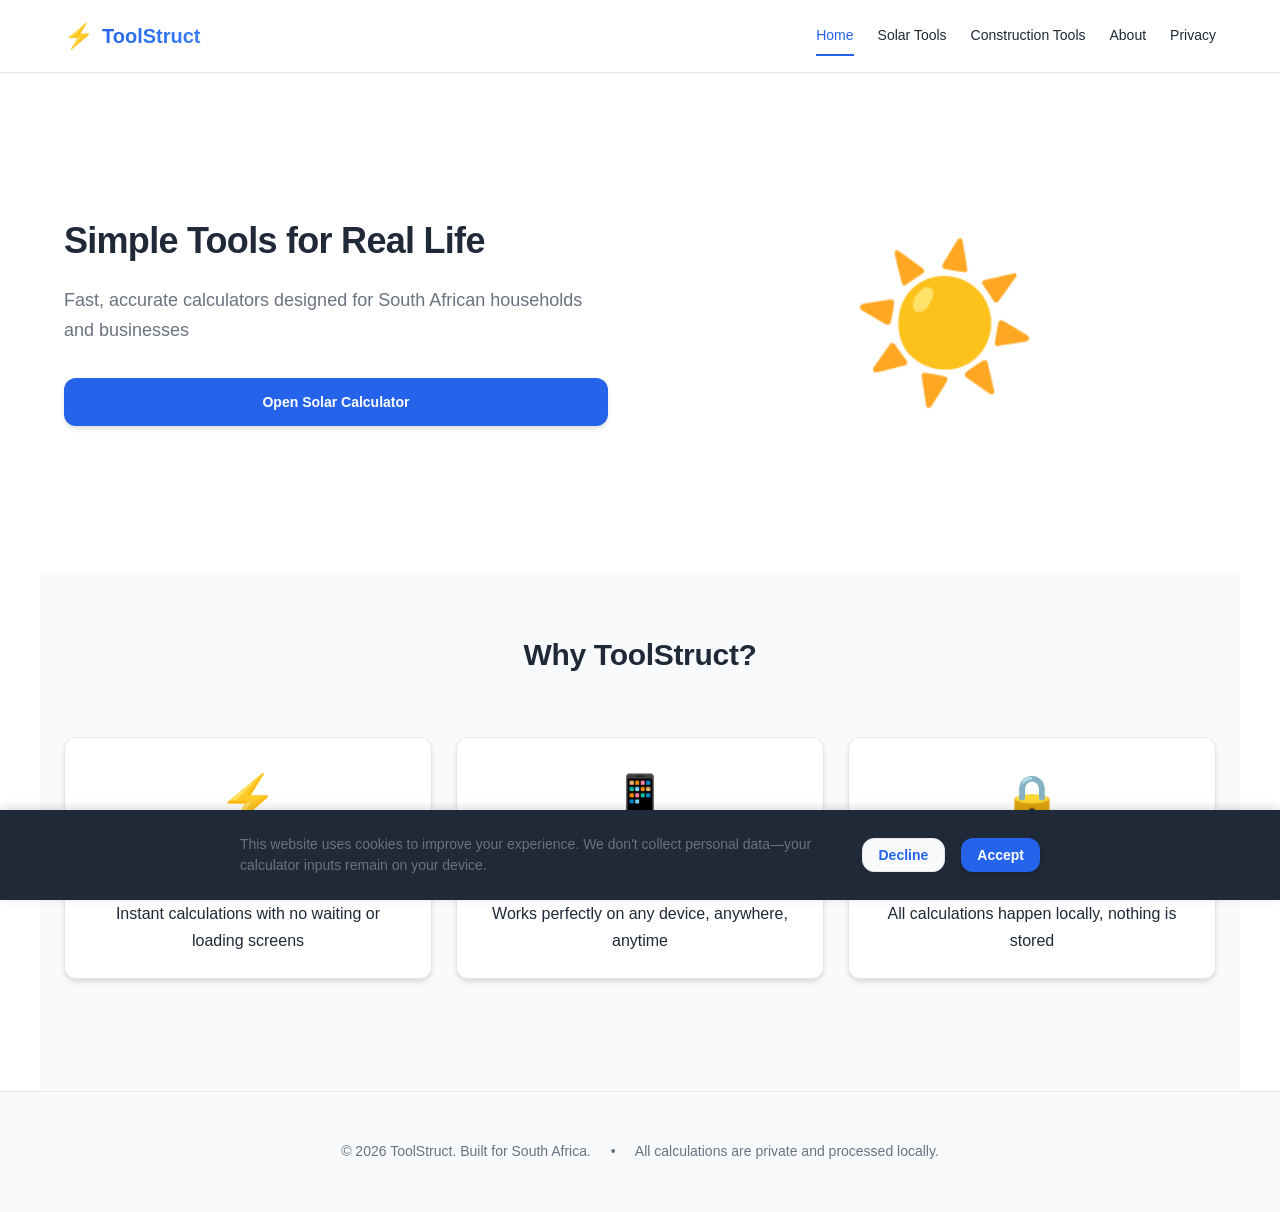
<file: index.html>
<!DOCTYPE html>
<html lang="en">
<head>
    <meta charset="UTF-8">
    <meta name="viewport" content="width=device-width, initial-scale=1.0">
    <title>ToolStruct - Simple Tools for Real Life</title>
    <link rel="stylesheet" href="style.css">
</head>
<body>
    <!-- Navigation Bar -->
    <nav class="navbar">
        <div class="nav-container">
            <!-- Logo/Brand -->
            <div class="logo">
                <span class="logo-icon">⚡</span>
                <span class="logo-text">ToolStruct</span>
            </div>
            
            <!-- Navigation Links -->
            <div class="nav-links" id="navLinks">
                <a href="#home" class="nav-link active" data-page="home">Home</a>
                <a href="#solar" class="nav-link" data-page="solar">Solar Tools</a>
                <a href="#construction" class="nav-link" data-page="construction">Construction Tools</a>
                <a href="about.html" class="nav-link">About</a>
                <a href="privacy.html" class="nav-link">Privacy</a>
            </div>
            
            <!-- Mobile Menu Toggle -->
            <button class="mobile-menu-btn" id="mobileMenuBtn">
                <span></span>
                <span></span>
                <span></span>
            </button>
        </div>
    </nav>

    <!-- Main Content Container -->
    <main id="mainContent">
        <!-- HOME PAGE -->
        <section id="homePage" class="page active">
            <!-- Hero Section -->
            <section class="hero">
                <div class="hero-content">
                    <h1 class="hero-title">Simple Tools for Real Life</h1>
                    <p class="hero-subtitle">Fast, accurate calculators designed for South African households and businesses</p>
                    <button class="btn btn-primary" id="heroButton">Open Solar Calculator</button>
                </div>
                <div class="hero-visual">
                    <div class="hero-graphic">☀️</div>
                </div>
            </section>

            <!-- Features Section -->
            <section class="features">
                <h2>Why ToolStruct?</h2>
                <div class="features-grid">
                    <div class="feature-card">
                        <div class="feature-icon">⚡</div>
                        <h3>Lightning Fast</h3>
                        <p>Instant calculations with no waiting or loading screens</p>
                    </div>
                    <div class="feature-card">
                        <div class="feature-icon">📱</div>
                        <h3>Mobile First</h3>
                        <p>Works perfectly on any device, anywhere, anytime</p>
                    </div>
                    <div class="feature-card">
                        <div class="feature-icon">🔒</div>
                        <h3>Privacy Focused</h3>
                        <p>All calculations happen locally, nothing is stored</p>
                    </div>
                </div>
            </section>
        </section>

        <!-- SOLAR CALCULATOR PAGE -->
        <section id="solarPage" class="page">
            <div class="calculator-container">
                <div class="calculator-header">
                    <h1>Solar Panel Calculator</h1>
                    <p>Estimate your ideal solar system size based on your electricity usage</p>
                </div>

                <!-- Input Form -->
                <form class="calculator-form" id="solarForm">
                    <!-- Input 1: Monthly Electricity Bill OR kWh -->
                    <div class="form-row">
                        <!-- Option 1: Monthly Bill -->
                        <div class="form-group">
                            <label for="monthlyBill">Option 1: Monthly Electricity Bill (ZAR)</label>
                            <div class="input-wrapper">
                                <span class="currency">R</span>
                                <input 
                                    type="number" 
                                    id="monthlyBill" 
                                    placeholder="e.g., 1500"
                                    min="100"
                                    max="50000"
                                    value="1500"
                                    class="input-field"
                                >
                            </div>
                            <small>Your typical monthly cost (uses R3.75/kWh conversion - verify with your bill)</small>
                        </div>

                        <!-- Option 2: Monthly kWh -->
                        <div class="form-group">
                            <label for="monthlyKwh">Option 2: Monthly Usage (kWh)</label>
                            <div class="input-wrapper">
                                <input 
                                    type="number" 
                                    id="monthlyKwh" 
                                    placeholder="e.g., 300"
                                    min="50"
                                    max="5000"
                                    class="input-field"
                                >
                            </div>
                            <small>If you know your kWh usage, leave bill empty</small>
                        </div>
                    </div>

                    <!-- Calculate Button -->
                    <button type="submit" class="btn btn-primary btn-full">Calculate System Size</button>
                </form>

                <!-- Results Section -->
                <div class="results-container" id="resultsContainer" style="display: none;">
                    <h2>Your Solar System Recommendation</h2>
                    
                    <div class="results-grid">
                        <!-- Result 1: Monthly Usage (Estimated) -->
                        <div class="result-card">
                            <div class="result-label">Estimated Monthly Usage</div>
                            <div class="result-value" id="monthlyUsageValue">--</div>
                            <div class="result-unit">kWh</div>
                            <p class="result-description">Your monthly energy consumption</p>
                        </div>

                        <!-- Result 2: System Size -->
                        <div class="result-card">
                            <div class="result-label">Recommended System Size</div>
                            <div class="result-value" id="systemSize">--</div>
                            <div class="result-unit">kW</div>
                            <p class="result-description">Solar system capacity needed</p>
                        </div>

                        <!-- Result 3: Number of Panels (with range) -->
                        <div class="result-card">
                            <div class="result-label">Solar Panels Needed</div>
                            <div class="result-value" id="panelsNeeded">--</div>
                            <div class="result-unit">panels</div>
                            <p class="result-description">400W panels (range)</p>
                        </div>

                        <!-- Result 4: Battery Size -->
                        <div class="result-card">
                            <div class="result-label">Battery Recommendation</div>
                            <div class="result-value" id="batterySize">--</div>
                            <div class="result-unit">kWh</div>
                            <p class="result-description">Recommended backup battery size</p>
                        </div>
                    </div>

                    <!-- Summary Card -->
                    <div class="summary-card">
                        <h3>System Breakdown</h3>
                        <div class="summary-details">
                            <p><strong>Daily Energy Need:</strong> <span id="dailyUsage">--</span> kWh/day</p>
                            <p><strong>Load Shedding Ready:</strong> <span id="loadSheddingStatus">--</span> ✓</p>
                            <p><strong>Daytime Solar Contribution:</strong> <span id="coverage">--</span></p>
                        </div>
                        <div class="estimation-note">
                            <p><strong>⚠️ Note:</strong> This is an estimate. Actual system size may vary based on location, weather patterns, and specific usage needs.</p>
                        </div>
                        <button class="btn btn-secondary" id="recalculateBtn">Recalculate</button>
                    </div>
                </div>
            </div>
        </section>

        <!-- CONSTRUCTION TOOLS PAGE - CEMENT CALCULATOR -->
        <section id="constructionPage" class="page">
            <div class="calculator-container">
                <div class="calculator-header">
                    <h1>Cement Calculator</h1>
                    <p>Calculate how many cement bags you need for your concrete project</p>
                </div>

                <!-- Input Form -->
                <form class="calculator-form" id="cementForm">
                    <!-- Length, Width, Thickness Inputs -->
                    <div class="form-row">
                        <div class="form-group">
                            <label for="concreteLength">Length (meters)</label>
                            <div class="input-wrapper">
                                <input 
                                    type="number" 
                                    id="concreteLength" 
                                    placeholder="e.g., 5"
                                    min="0.1"
                                    max="100"
                                    step="0.1"
                                    value="5"
                                    class="input-field"
                                >
                            </div>
                            <small>Length of your concrete area</small>
                        </div>

                        <div class="form-group">
                            <label for="concreteWidth">Width (meters)</label>
                            <div class="input-wrapper">
                                <input 
                                    type="number" 
                                    id="concreteWidth" 
                                    placeholder="e.g., 4"
                                    min="0.1"
                                    max="100"
                                    step="0.1"
                                    value="4"
                                    class="input-field"
                                >
                            </div>
                            <small>Width of your concrete area</small>
                        </div>
                    </div>

                    <!-- Thickness Input (Full Width) -->
                    <div class="form-group">
                        <label for="concreteThickness">Thickness (centimeters)</label>
                        <div class="input-wrapper">
                            <input 
                                type="number" 
                                id="concreteThickness" 
                                placeholder="e.g., 10"
                                min="1"
                                max="50"
                                step="0.5"
                                value="10"
                                class="input-field"
                            >
                        </div>
                        <small>Depth of your concrete slab (typical: 7-15cm)</small>
                    </div>

                    <!-- Calculate Button -->
                    <button type="submit" class="btn btn-primary btn-full">Calculate Cement Needed</button>
                </form>

                <!-- Results Section -->
                <div class="results-container" id="cementResultsContainer" style="display: none;">
                    <h2>Cement Requirements</h2>
                    
                    <div class="results-grid">
                        <!-- Result 1: Total Volume -->
                        <div class="result-card">
                            <div class="result-label">Total Volume</div>
                            <div class="result-value" id="concreteVolume">--</div>
                            <div class="result-unit">m³</div>
                            <p class="result-description">Cubic meters of concrete</p>
                        </div>

                        <!-- Result 2: Cement Bags Needed -->
                        <div class="result-card">
                            <div class="result-label">Cement Bags Required</div>
                            <div class="result-value" id="cementBagsNeeded">--</div>
                            <div class="result-unit">bags (50kg)</div>
                            <p class="result-description">Safe estimate range for SA concrete</p>
                        </div>
                    </div>

                    <!-- Summary Card -->
                    <div class="summary-card">
                        <h3>Project Details</h3>
                        <div class="summary-details">
                            <p><strong>Area:</strong> <span id="concreteArea">--</span> m²</p>
                            <p><strong>Thickness:</strong> <span id="concreteThicknessDisplay">--</span> cm</p>
                            <p><strong>Volume Calculation:</strong> <span id="volumeCalculation">--</span></p>
                            <p><strong>Cement Ratio:</strong> <span id="cementRatioDisplay">--</span> bags/m³</p>
                            <p><strong>Total Weight of Cement:</strong> <span id="cementWeight">--</span> kg</p>
                        </div>
                        <div class="estimation-note">
                            <p><strong>💡 Tip:</strong> Allow an extra 5-10% for spillage and settling. For mixing, you'll also need sand and gravel in proper proportions.</p>
                        </div>
                        <button class="btn btn-secondary" id="recalculateCementBtn">Recalculate</button>
                    </div>
                </div>
            </div>
        </section>
    </main>

    <!-- Footer -->
    <footer class="footer">
        <div class="footer-content">
            <p>&copy; 2026 ToolStruct. Built for South Africa. <span class="separator">•</span> All calculations are private and processed locally.</p>
        </div>
    </footer>

    <!-- Cookie Consent Banner -->
    <div class="cookie-banner" id="cookieBanner">
        <div class="cookie-content">
            <div class="cookie-text">
                <p>This website uses cookies to improve your experience. We don't collect personal data—your calculator inputs remain on your device.</p>
            </div>
            <div class="cookie-buttons">
                <button class="btn btn-secondary btn-sm" id="declineCookies">Decline</button>
                <button class="btn btn-primary btn-sm" id="acceptCookies">Accept</button>
            </div>
        </div>
    </div>

    <!-- Scripts -->
    <script src="script.js"></script>
</body>
</html>
</file>
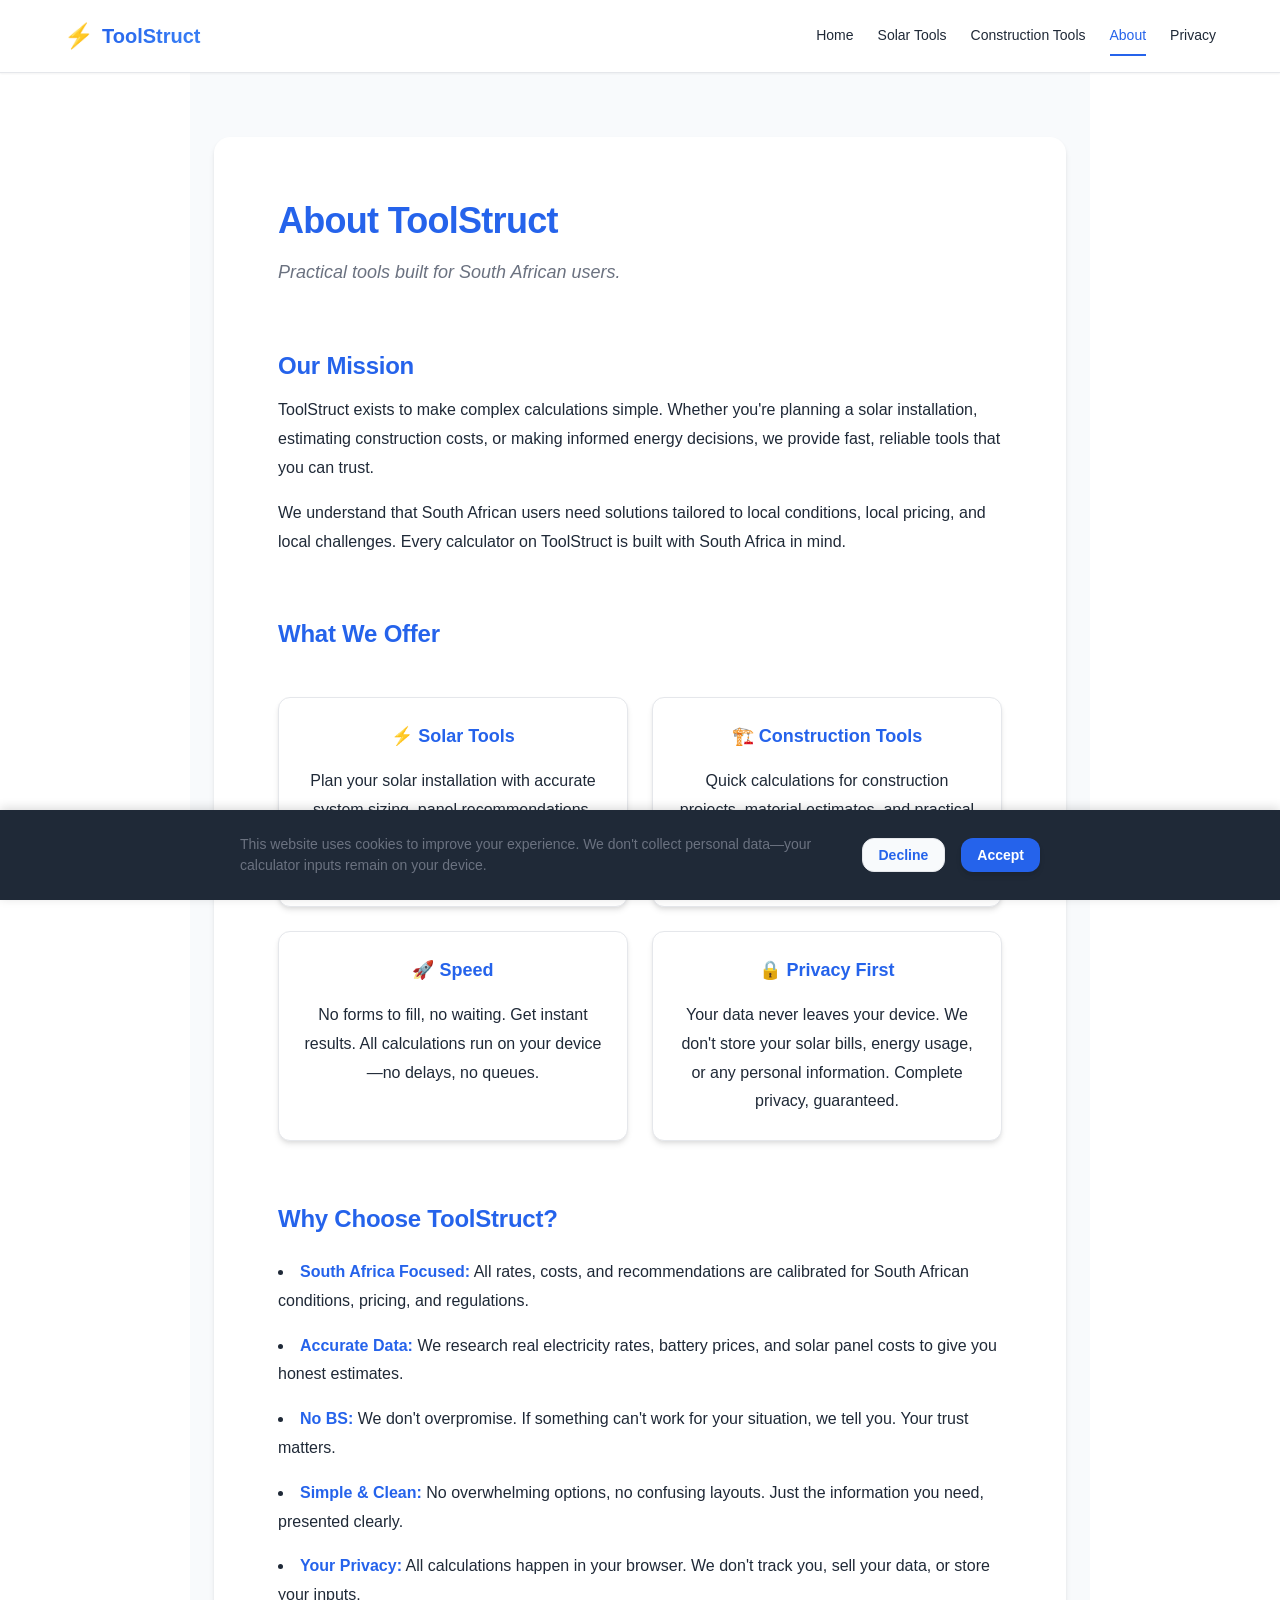
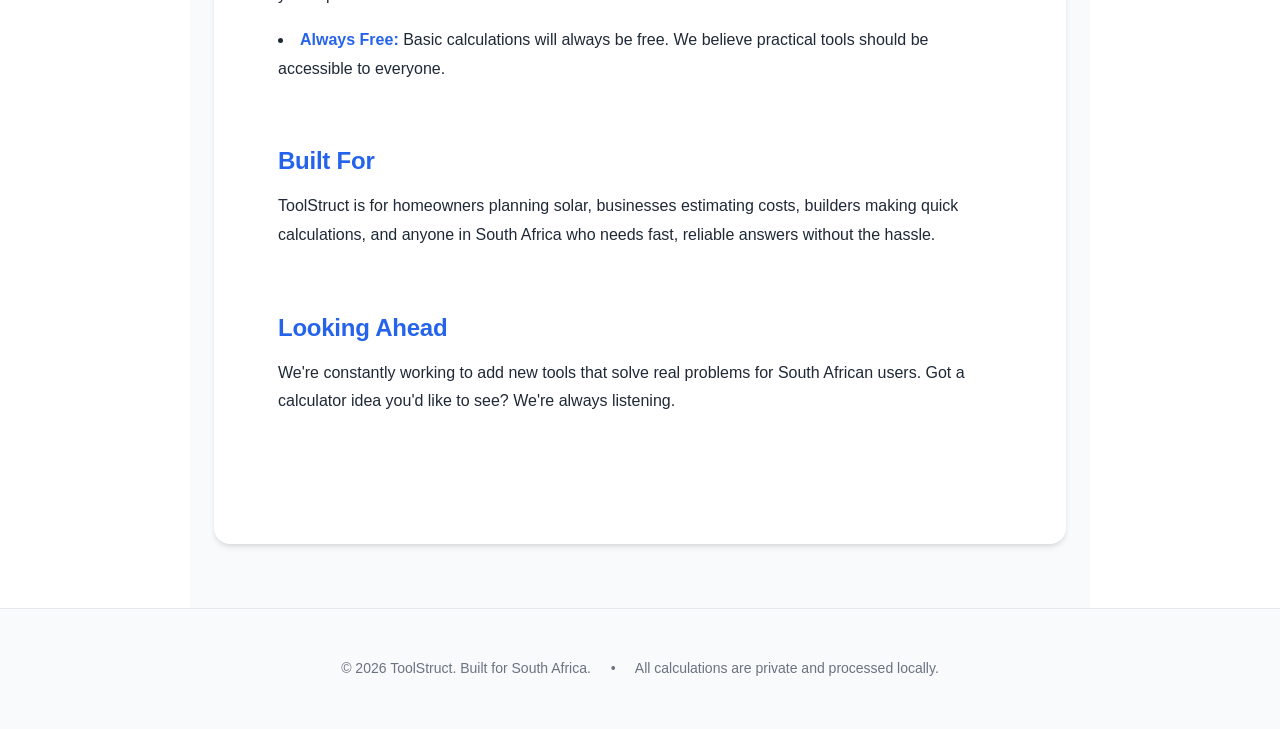
<file: about.html>
<!DOCTYPE html>
<html lang="en">
<head>
    <meta charset="UTF-8">
    <meta name="viewport" content="width=device-width, initial-scale=1.0">
    <title>About - ToolStruct</title>
    <link rel="stylesheet" href="style.css">
</head>
<body>
    <!-- Navigation Bar -->
    <nav class="navbar">
        <div class="nav-container">
            <!-- Logo/Brand -->
            <div class="logo">
                <span class="logo-icon">⚡</span>
                <span class="logo-text">ToolStruct</span>
            </div>
            
            <!-- Navigation Links -->
            <div class="nav-links" id="navLinks">
                <a href="index.html" class="nav-link">Home</a>
                <a href="index.html#solar" class="nav-link">Solar Tools</a>
                <a href="index.html#construction" class="nav-link">Construction Tools</a>
                <a href="about.html" class="nav-link active">About</a>
                <a href="privacy.html" class="nav-link">Privacy</a>
            </div>
            
            <!-- Mobile Menu Toggle -->
            <button class="mobile-menu-btn" id="mobileMenuBtn">
                <span></span>
                <span></span>
                <span></span>
            </button>
        </div>
    </nav>

    <!-- Main Content -->
    <main class="about-container">
        <div class="about-content">
            <h1>About ToolStruct</h1>
            <p class="about-intro">Practical tools built for South African users.</p>

            <!-- Mission Section -->
            <section class="about-section">
                <h2>Our Mission</h2>
                <p>ToolStruct exists to make complex calculations simple. Whether you're planning a solar installation, estimating construction costs, or making informed energy decisions, we provide fast, reliable tools that you can trust.</p>
                <p>We understand that South African users need solutions tailored to local conditions, local pricing, and local challenges. Every calculator on ToolStruct is built with South Africa in mind.</p>
            </section>

            <!-- What We Offer Section -->
            <section class="about-section">
                <h2>What We Offer</h2>
                <div class="features-grid">
                    <div class="feature-card">
                        <h3>⚡ Solar Tools</h3>
                        <p>Plan your solar installation with accurate system sizing, panel recommendations, and realistic battery backup estimates based on your actual energy needs.</p>
                    </div>
                    <div class="feature-card">
                        <h3>🏗️ Construction Tools</h3>
                        <p>Quick calculations for construction projects, material estimates, and practical planning tools designed for builders and homeowners.</p>
                    </div>
                    <div class="feature-card">
                        <h3>🚀 Speed</h3>
                        <p>No forms to fill, no waiting. Get instant results. All calculations run on your device—no delays, no queues.</p>
                    </div>
                    <div class="feature-card">
                        <h3>🔒 Privacy First</h3>
                        <p>Your data never leaves your device. We don't store your solar bills, energy usage, or any personal information. Complete privacy, guaranteed.</p>
                    </div>
                </div>
            </section>

            <!-- Why ToolStruct Section -->
            <section class="about-section">
                <h2>Why Choose ToolStruct?</h2>
                <ul class="about-list">
                    <li><strong>South Africa Focused:</strong> All rates, costs, and recommendations are calibrated for South African conditions, pricing, and regulations.</li>
                    <li><strong>Accurate Data:</strong> We research real electricity rates, battery prices, and solar panel costs to give you honest estimates.</li>
                    <li><strong>No BS:</strong> We don't overpromise. If something can't work for your situation, we tell you. Your trust matters.</li>
                    <li><strong>Simple & Clean:</strong> No overwhelming options, no confusing layouts. Just the information you need, presented clearly.</li>
                    <li><strong>Your Privacy:</strong> All calculations happen in your browser. We don't track you, sell your data, or store your inputs.</li>
                    <li><strong>Always Free:</strong> Basic calculations will always be free. We believe practical tools should be accessible to everyone.</li>
                </ul>
            </section>

            <!-- Built For Section -->
            <section class="about-section">
                <h2>Built For</h2>
                <p>ToolStruct is for homeowners planning solar, businesses estimating costs, builders making quick calculations, and anyone in South Africa who needs fast, reliable answers without the hassle.</p>
            </section>

            <!-- Future Section -->
            <section class="about-section">
                <h2>Looking Ahead</h2>
                <p>We're constantly working to add new tools that solve real problems for South African users. Got a calculator idea you'd like to see? We're always listening.</p>
            </section>
        </div>
    </main>

    <!-- Footer -->
    <footer class="footer">
        <div class="footer-content">
            <p>&copy; 2026 ToolStruct. Built for South Africa. <span class="separator">•</span> All calculations are private and processed locally.</p>
        </div>
    </footer>

    <!-- Cookie Consent Banner -->
    <div class="cookie-banner" id="cookieBanner">
        <div class="cookie-content">
            <div class="cookie-text">
                <p>This website uses cookies to improve your experience. We don't collect personal data—your calculator inputs remain on your device.</p>
            </div>
            <div class="cookie-buttons">
                <button class="btn btn-secondary btn-sm" id="declineCookies">Decline</button>
                <button class="btn btn-primary btn-sm" id="acceptCookies">Accept</button>
            </div>
        </div>
    </div>

    <!-- Scripts -->
    <script src="script.js"></script>
</body>
</html>
</file>
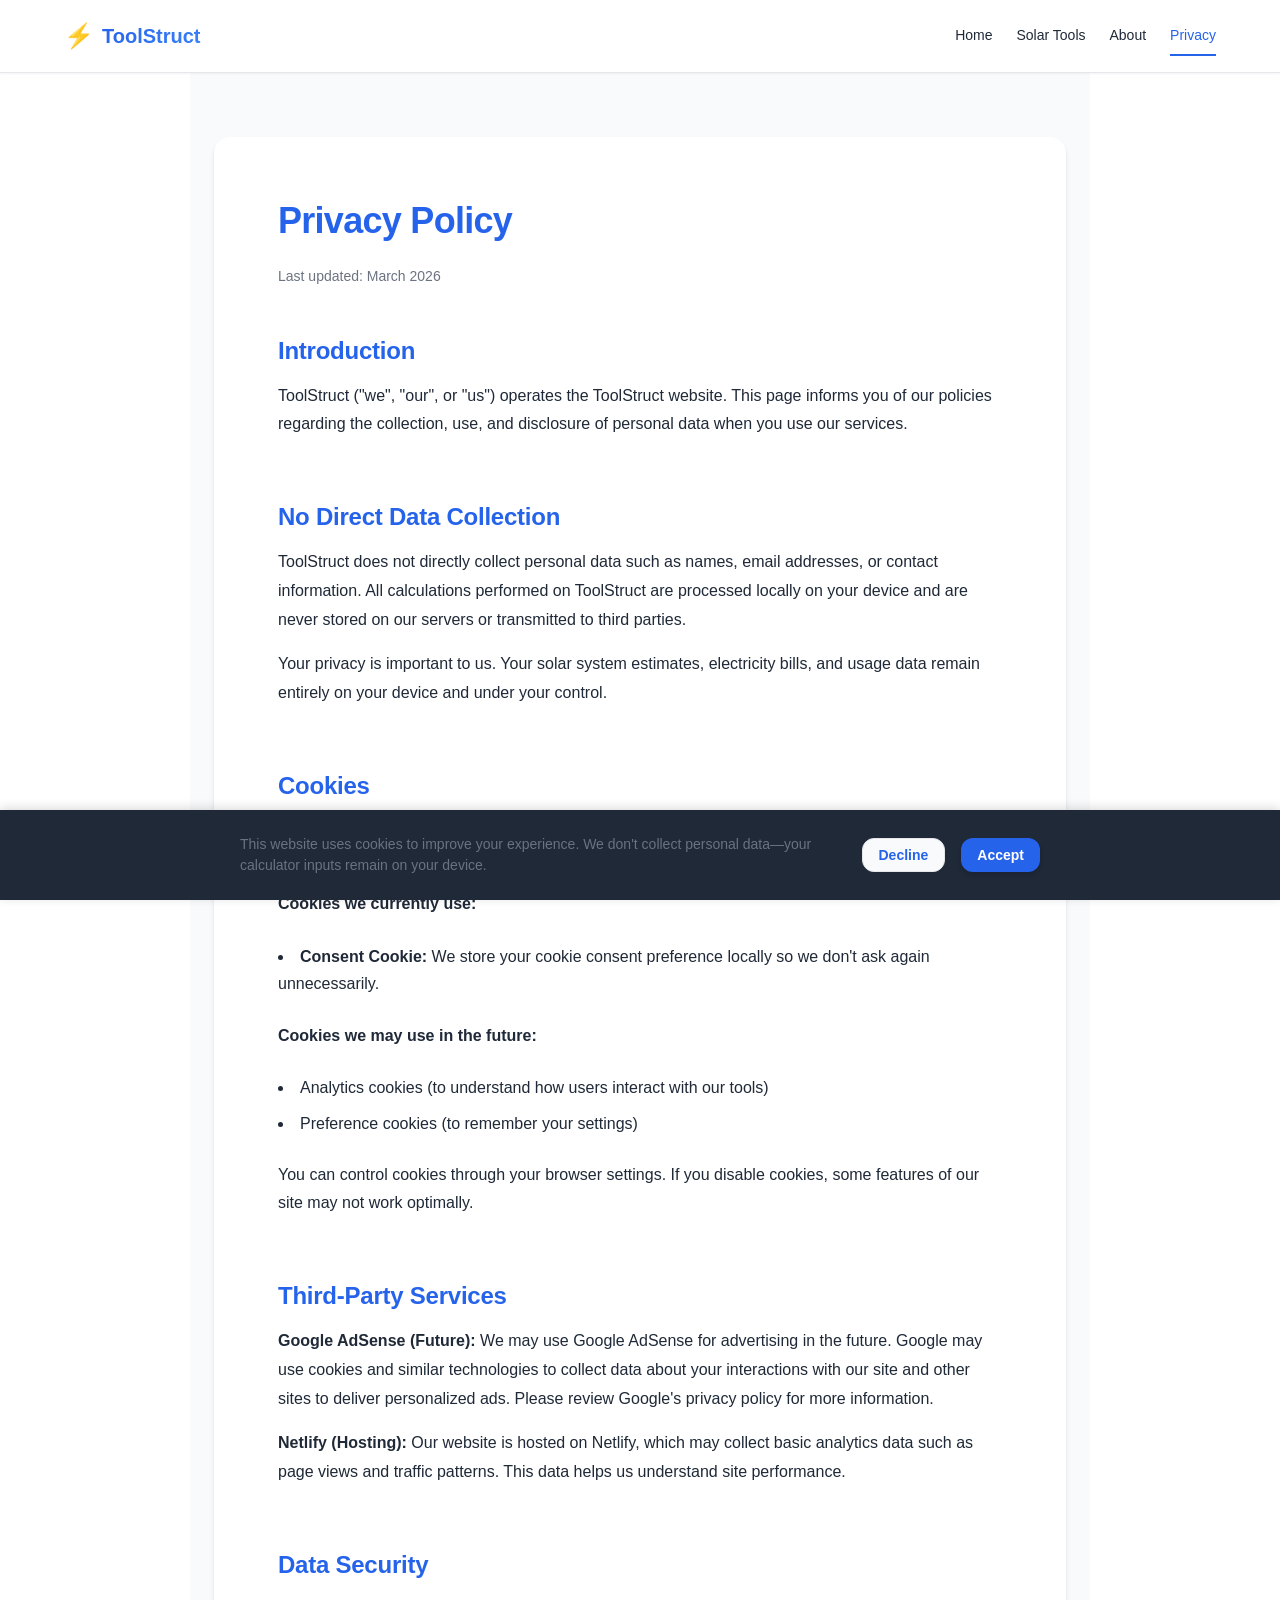
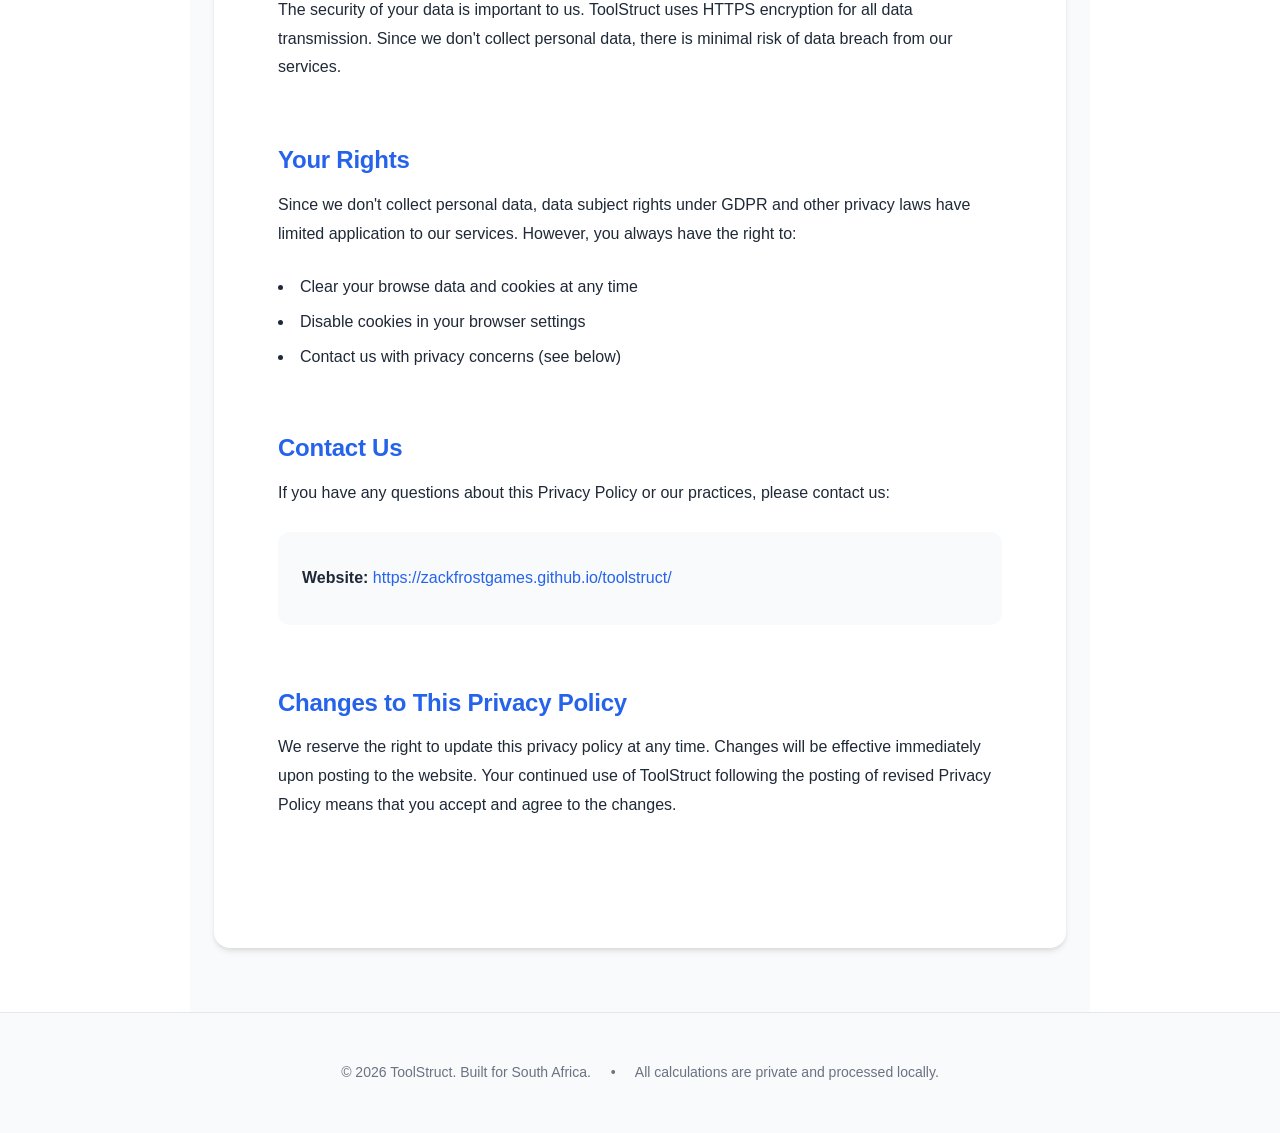
<file: privacy.html>
<!DOCTYPE html>
<html lang="en">
<head>
    <meta charset="UTF-8">
    <meta name="viewport" content="width=device-width, initial-scale=1.0">
    <title>Privacy Policy - ToolStruct</title>
    <link rel="stylesheet" href="style.css">
</head>
<body>
    <!-- Navigation Bar -->
    <nav class="navbar">
        <div class="nav-container">
            <!-- Logo/Brand -->
            <div class="logo">
                <span class="logo-icon">⚡</span>
                <span class="logo-text">ToolStruct</span>
            </div>
            
            <!-- Navigation Links -->
            <div class="nav-links" id="navLinks">
                <a href="index.html" class="nav-link">Home</a>
                <a href="index.html#solar" class="nav-link">Solar Tools</a>
                <a href="about.html" class="nav-link">About</a>
                <a href="privacy.html" class="nav-link active">Privacy</a>
            </div>
            
            <!-- Mobile Menu Toggle -->
            <button class="mobile-menu-btn" id="mobileMenuBtn">
                <span></span>
                <span></span>
                <span></span>
            </button>
        </div>
    </nav>

    <!-- Main Content -->
    <main class="privacy-container">
        <div class="privacy-content">
            <h1>Privacy Policy</h1>
            <p class="last-updated">Last updated: March 2026</p>

            <!-- Introduction -->
            <section class="privacy-section">
                <h2>Introduction</h2>
                <p>ToolStruct ("we", "our", or "us") operates the ToolStruct website. This page informs you of our policies regarding the collection, use, and disclosure of personal data when you use our services.</p>
            </section>

            <!-- No Direct Data Collection -->
            <section class="privacy-section">
                <h2>No Direct Data Collection</h2>
                <p>ToolStruct does not directly collect personal data such as names, email addresses, or contact information. All calculations performed on ToolStruct are processed locally on your device and are never stored on our servers or transmitted to third parties.</p>
                <p>Your privacy is important to us. Your solar system estimates, electricity bills, and usage data remain entirely on your device and under your control.</p>
            </section>

            <!-- Cookies -->
            <section class="privacy-section">
                <h2>Cookies</h2>
                <p>We may use cookies to improve your browsing experience. A cookie is a small file placed on your device's storage.</p>
                <p><strong>Cookies we currently use:</strong></p>
                <ul class="privacy-list">
                    <li><strong>Consent Cookie:</strong> We store your cookie consent preference locally so we don't ask again unnecessarily.</li>
                </ul>
                <p><strong>Cookies we may use in the future:</strong></p>
                <ul class="privacy-list">
                    <li>Analytics cookies (to understand how users interact with our tools)</li>
                    <li>Preference cookies (to remember your settings)</li>
                </ul>
                <p>You can control cookies through your browser settings. If you disable cookies, some features of our site may not work optimally.</p>
            </section>

            <!-- Third-Party Services -->
            <section class="privacy-section">
                <h2>Third-Party Services</h2>
                <p><strong>Google AdSense (Future):</strong> We may use Google AdSense for advertising in the future. Google may use cookies and similar technologies to collect data about your interactions with our site and other sites to deliver personalized ads. Please review Google's privacy policy for more information.</p>
                <p><strong>Netlify (Hosting):</strong> Our website is hosted on Netlify, which may collect basic analytics data such as page views and traffic patterns. This data helps us understand site performance.</p>
            </section>

            <!-- Data Security -->
            <section class="privacy-section">
                <h2>Data Security</h2>
                <p>The security of your data is important to us. ToolStruct uses HTTPS encryption for all data transmission. Since we don't collect personal data, there is minimal risk of data breach from our services.</p>
            </section>

            <!-- Your Rights -->
            <section class="privacy-section">
                <h2>Your Rights</h2>
                <p>Since we don't collect personal data, data subject rights under GDPR and other privacy laws have limited application to our services. However, you always have the right to:</p>
                <ul class="privacy-list">
                    <li>Clear your browse data and cookies at any time</li>
                    <li>Disable cookies in your browser settings</li>
                    <li>Contact us with privacy concerns (see below)</li>
                </ul>
            </section>

            <!-- Contact Us -->
            <section class="privacy-section">
                <h2>Contact Us</h2>
                <p>If you have any questions about this Privacy Policy or our practices, please contact us:</p>
                <div class="contact-info">
                    <p><strong>Website:</strong> <a href="https://zackfrostgames.github.io/toolstruct/">https://zackfrostgames.github.io/toolstruct/</a></p>
                </div>
            </section>

            <!-- Changes to Policy -->
            <section class="privacy-section">
                <h2>Changes to This Privacy Policy</h2>
                <p>We reserve the right to update this privacy policy at any time. Changes will be effective immediately upon posting to the website. Your continued use of ToolStruct following the posting of revised Privacy Policy means that you accept and agree to the changes.</p>
            </section>
        </div>
    </main>

    <!-- Footer -->
    <footer class="footer">
        <div class="footer-content">
            <p>&copy; 2026 ToolStruct. Built for South Africa. <span class="separator">•</span> All calculations are private and processed locally.</p>
        </div>
    </footer>

    <!-- Cookie Consent Banner -->
    <div class="cookie-banner" id="cookieBanner">
        <div class="cookie-content">
            <div class="cookie-text">
                <p>This website uses cookies to improve your experience. We don't collect personal data—your calculator inputs remain on your device.</p>
            </div>
            <div class="cookie-buttons">
                <button class="btn btn-secondary btn-sm" id="declineCookies">Decline</button>
                <button class="btn btn-primary btn-sm" id="acceptCookies">Accept</button>
            </div>
        </div>
    </div>

    <!-- Scripts -->
    <script src="script.js"></script>
</body>
</html>
</file>
<file: style.css>
/* ============================================================================
   ToolStruct - Global Styles
   A clean, modern, mobile-first design system for South African users
   ============================================================================ */

/* ============================================================================
   1. CSS Variables & Theme Configuration
   ============================================================================ */
:root {
    /* Primary Colors */
    --color-primary: #2563eb;        /* Professional blue */
    --color-primary-dark: #1e40af;   /* Darker blue for hover */
    --color-primary-light: #3b82f6;  /* Lighter blue for states */
    
    /* Neutral Colors */
    --color-bg: #ffffff;             /* Light background */
    --color-bg-secondary: #f8fafc;   /* Secondary light background */
    --color-text: #1f2937;           /* Dark text */
    --color-text-muted: #6b7280;     /* Muted gray text */
    --color-border: #e5e7eb;         /* Light borders */
    
    /* Accent Colors */
    --color-success: #10b981;        /* Green for success */
    --color-warning: #f59e0b;        /* Amber for warning */
    --color-error: #ef4444;          /* Red for errors */
    
    /* Spacing Scale */
    --spacing-xs: 0.25rem;
    --spacing-sm: 0.5rem;
    --spacing-md: 1rem;
    --spacing-lg: 1.5rem;
    --spacing-xl: 2rem;
    --spacing-2xl: 3rem;
    --spacing-3xl: 4rem;
    
    /* Border Radius */
    --radius-sm: 0.375rem;
    --radius-md: 0.5rem;
    --radius-lg: 0.75rem;
    --radius-xl: 1rem;
    
    /* Shadows */
    --shadow-sm: 0 1px 2px 0 rgba(0, 0, 0, 0.05);
    --shadow-md: 0 4px 6px -1px rgba(0, 0, 0, 0.1), 0 2px 4px -1px rgba(0, 0, 0, 0.06);
    --shadow-lg: 0 10px 15px -3px rgba(0, 0, 0, 0.1), 0 4px 6px -2px rgba(0, 0, 0, 0.05);
    --shadow-xl: 0 20px 25px -5px rgba(0, 0, 0, 0.1), 0 10px 10px -5px rgba(0, 0, 0, 0.04);
    
    /* Typography */
    --font-family: -apple-system, BlinkMacSystemFont, "Segoe UI", Roboto, "Helvetica Neue", Arial, sans-serif;
    --font-size-xs: 0.75rem;
    --font-size-sm: 0.875rem;
    --font-size-base: 1rem;
    --font-size-lg: 1.125rem;
    --font-size-xl: 1.25rem;
    --font-size-2xl: 1.5rem;
    --font-size-3xl: 1.875rem;
    --font-size-4xl: 2.25rem;
    
    /* Transitions */
    --transition-fast: 150ms ease-in-out;
    --transition-normal: 250ms ease-in-out;
}

/* ============================================================================
   2. Base Styles & Typography
   ============================================================================ */

* {
    margin: 0;
    padding: 0;
    box-sizing: border-box;
}

html {
    scroll-behavior: smooth;
}

body {
    font-family: var(--font-family);
    background-color: var(--color-bg);
    color: var(--color-text);
    line-height: 1.6;
    font-size: var(--font-size-base);
}

/* Typography */
h1 {
    font-size: var(--font-size-4xl);
    font-weight: 700;
    letter-spacing: -0.02em;
    line-height: 1.1;
    margin-bottom: var(--spacing-md);
}

h2 {
    font-size: var(--font-size-3xl);
    font-weight: 700;
    letter-spacing: -0.01em;
    line-height: 1.2;
    margin-bottom: var(--spacing-lg);
}

h3 {
    font-size: var(--font-size-xl);
    font-weight: 600;
    margin-bottom: var(--spacing-md);
}

p {
    color: var(--color-text-muted);
    line-height: 1.7;
}

small {
    font-size: var(--font-size-xs);
    color: var(--color-text-muted);
}

/* ============================================================================
   3. Navigation Bar
   ============================================================================ */

.navbar {
    background-color: var(--color-bg);
    border-bottom: 1px solid var(--color-border);
    position: sticky;
    top: 0;
    z-index: 100;
    box-shadow: var(--shadow-sm);
}

.nav-container {
    max-width: 1200px;
    margin: 0 auto;
    padding: var(--spacing-md) var(--spacing-lg);
    display: flex;
    justify-content: space-between;
    align-items: center;
}

/* Logo Styling */
.logo {
    display: flex;
    align-items: center;
    gap: var(--spacing-sm);
    font-size: var(--font-size-xl);
    font-weight: 700;
    color: var(--color-primary);
    text-decoration: none;
    cursor: pointer;
}

.logo-icon {
    font-size: var(--font-size-2xl);
}

.logo-text {
    background: linear-gradient(135deg, var(--color-primary), var(--color-primary-light));
    -webkit-background-clip: text;
    -webkit-text-fill-color: transparent;
    background-clip: text;
}

/* Navigation Links */
.nav-links {
    display: flex;
    gap: var(--spacing-lg);
    align-items: center;
}

.nav-link {
    text-decoration: none;
    color: var(--color-text);
    font-size: var(--font-size-sm);
    font-weight: 500;
    transition: color var(--transition-fast);
    padding: var(--spacing-sm) 0;
    border-bottom: 2px solid transparent;
}

.nav-link:hover,
.nav-link.active {
    color: var(--color-primary);
    border-bottom-color: var(--color-primary);
}

/* Mobile Menu Button */
.mobile-menu-btn {
    display: none;
    flex-direction: column;
    gap: 4px;
    background: none;
    border: none;
    cursor: pointer;
}

.mobile-menu-btn span {
    width: 24px;
    height: 2px;
    background-color: var(--color-text);
    transition: all var(--transition-normal);
    border-radius: var(--radius-sm);
}

/* ============================================================================
   4. Buttons
   ============================================================================ */

.btn {
    padding: var(--spacing-md) var(--spacing-lg);
    border: none;
    border-radius: var(--radius-lg);
    font-size: var(--font-size-sm);
    font-weight: 600;
    cursor: pointer;
    transition: all var(--transition-normal);
    display: inline-block;
    text-align: center;
    text-decoration: none;
}

.btn-primary {
    background-color: var(--color-primary);
    color: white;
    box-shadow: var(--shadow-md);
}

.btn-primary:hover {
    background-color: var(--color-primary-dark);
    box-shadow: var(--shadow-lg);
    transform: translateY(-2px);
}

.btn-primary:active {
    transform: translateY(0);
}

.btn-secondary {
    background-color: var(--color-bg-secondary);
    color: var(--color-primary);
    border: 1px solid var(--color-border);
}

.btn-secondary:hover {
    background-color: var(--color-border);
    border-color: var(--color-primary);
}

.btn-full {
    width: 100%;
}

.btn-sm {
    padding: var(--spacing-sm) var(--spacing-md);
    font-size: var(--font-size-sm);
    white-space: nowrap;
}

/* ============================================================================
   5. Main Content & Pages
   ============================================================================ */

#mainContent {
    max-width: 1200px;
    margin: 0 auto;
    min-height: calc(100vh - 140px);
}

.page {
    display: none;
    animation: fadeIn var(--transition-normal);
}

.page.active {
    display: block;
}

@keyframes fadeIn {
    from {
        opacity: 0;
    }
    to {
        opacity: 1;
    }
}

/* ============================================================================
   6. Hero Section (Homepage)
   ============================================================================ */

.hero {
    display: grid;
    grid-template-columns: 1fr 1fr;
    gap: var(--spacing-3xl);
    align-items: center;
    padding: var(--spacing-3xl) var(--spacing-lg);
    min-height: 500px;
}

.hero-content {
    display: flex;
    flex-direction: column;
    justify-content: center;
}

.hero-title {
    color: var(--color-text);
    margin-bottom: var(--spacing-lg);
}

.hero-subtitle {
    font-size: var(--font-size-lg);
    color: var(--color-text-muted);
    margin-bottom: var(--spacing-xl);
}

.hero-visual {
    display: flex;
    justify-content: center;
    align-items: center;
    min-height: 300px;
}

.hero-graphic {
    font-size: 150px;
    animation: float 3s ease-in-out infinite;
}

@keyframes float {
    0%, 100% {
        transform: translateY(0px);
    }
    50% {
        transform: translateY(-20px);
    }
}

/* ============================================================================
   7. Features Section
   ============================================================================ */

.features {
    padding: var(--spacing-3xl) var(--spacing-lg);
    background-color: var(--color-bg-secondary);
}

.features h2 {
    text-align: center;
    margin-bottom: var(--spacing-3xl);
}

.features-grid {
    display: grid;
    grid-template-columns: repeat(auto-fit, minmax(250px, 1fr));
    gap: var(--spacing-2xl);
}

.feature-card {
    background-color: var(--color-bg);
    padding: var(--spacing-2xl) var(--spacing-lg);
    border-radius: var(--radius-xl);
    box-shadow: var(--shadow-md);
    text-align: center;
    transition: all var(--transition-normal);
}

.feature-card:hover {
    box-shadow: var(--shadow-lg);
    transform: translateY(-4px);
}

.feature-icon {
    font-size: 3rem;
    margin-bottom: var(--spacing-md);
}

.feature-card h3 {
    color: var(--color-text);
}

/* ============================================================================
   8. Calculator Styles
   ============================================================================ */

.calculator-container {
    padding: var(--spacing-3xl) var(--spacing-lg);
}

.calculator-header {
    text-align: center;
    margin-bottom: var(--spacing-3xl);
}

.calculator-header h1 {
    margin-bottom: var(--spacing-md);
}

/* Form Styling */
.calculator-form {
    background-color: var(--color-bg-secondary);
    padding: var(--spacing-2xl);
    border-radius: var(--radius-xl);
    box-shadow: var(--shadow-md);
    max-width: 500px;
    margin: 0 auto var(--spacing-3xl);
}

/* Form Row - for side-by-side inputs */
.form-row {
    display: grid;
    grid-template-columns: 1fr 1fr;
    gap: var(--spacing-lg);
    margin-bottom: var(--spacing-lg);
}

@media (max-width: 600px) {
    .form-row {
        grid-template-columns: 1fr;
        gap: var(--spacing-md);
    }
}

.form-group {
    margin-bottom: var(--spacing-2xl);
}

.form-group:last-child {
    margin-bottom: 0;
}

.form-row .form-group {
    margin-bottom: 0;
}

.form-group label {
    display: block;
    font-weight: 600;
    margin-bottom: var(--spacing-md);
    color: var(--color-text);
}

/* Input Field Styling */
.input-wrapper {
    position: relative;
    display: flex;
    align-items: center;
}

.currency {
    position: absolute;
    left: var(--spacing-md);
    color: var(--color-text-muted);
    font-weight: 500;
    pointer-events: none;
}

.input-field {
    width: 100%;
    padding: var(--spacing-md) var(--spacing-lg);
    padding-left: calc(var(--spacing-lg) * 2);
    border: 1px solid var(--color-border);
    border-radius: var(--radius-md);
    font-size: var(--font-size-base);
    font-family: var(--font-family);
    transition: all var(--transition-fast);
}

.input-field:focus {
    outline: none;
    border-color: var(--color-primary);
    box-shadow: 0 0 0 3px rgba(37, 99, 235, 0.1);
}

.input-wrapper:has(.input-field:focus) .currency {
    color: var(--color-primary);
}

.form-group small {
    display: block;
    margin-top: var(--spacing-sm);
}

/* Results Section */
.results-container {
    animation: slideUp var(--transition-normal);
}

@keyframes slideUp {
    from {
        opacity: 0;
        transform: translateY(20px);
    }
    to {
        opacity: 1;
        transform: translateY(0);
    }
}

.results-grid {
    display: grid;
    grid-template-columns: repeat(auto-fit, minmax(200px, 1fr));
    gap: var(--spacing-xl);
    margin: var(--spacing-2xl) 0;
}

.result-card {
    background: linear-gradient(135deg, var(--color-primary-light), var(--color-primary));
    color: white;
    padding: var(--spacing-2xl) var(--spacing-lg);
    border-radius: var(--radius-xl);
    box-shadow: var(--shadow-xl);
    text-align: center;
    transition: all var(--transition-normal);
    position: relative;
    overflow: hidden;
}

.result-card::before {
    content: '';
    position: absolute;
    top: 0;
    left: -100%;
    width: 100%;
    height: 100%;
    background: rgba(255, 255, 255, 0.1);
    transition: left var(--transition-normal);
    pointer-events: none;
}

.result-card:hover {
    box-shadow: var(--shadow-xl);
    transform: translateY(-4px);
}

.result-label {
    font-size: var(--font-size-sm);
    font-weight: 600;
    opacity: 0.9;
    margin-bottom: var(--spacing-md);
}

.result-value {
    font-size: var(--font-size-4xl);
    font-weight: 700;
    line-height: 1;
    margin: var(--spacing-md) 0;
}

.result-unit {
    font-size: var(--font-size-sm);
    opacity: 0.85;
}

.result-description {
    font-size: var(--font-size-xs);
    margin-top: var(--spacing-md);
    opacity: 0.85;
    color: white;
}

/* Summary Card */
.summary-card {
    background-color: var(--color-bg-secondary);
    padding: var(--spacing-2xl);
    border-radius: var(--radius-xl);
    border-left: 4px solid var(--color-primary);
    box-shadow: var(--shadow-md);
}

.summary-card h3 {
    margin-bottom: var(--spacing-lg);
    color: var(--color-text);
}

.summary-details {
    margin-bottom: var(--spacing-lg);
}

.summary-details p {
    display: flex;
    justify-content: space-between;
    padding: var(--spacing-md) 0;
    border-bottom: 1px solid var(--color-border);
    color: var(--color-text);
}

.summary-details p:last-child {
    border-bottom: none;
}

.summary-details strong {
    color: var(--color-text);
}

/* Estimation Note */
.estimation-note {
    background-color: rgba(245, 158, 11, 0.1);
    border-left: 3px solid var(--color-warning);
    padding: var(--spacing-md) var(--spacing-lg);
    border-radius: var(--radius-md);
    margin: var(--spacing-lg) 0;
}

.estimation-note p {
    font-size: var(--font-size-sm);
    color: var(--color-text);
    margin: 0;
}

.estimation-note strong {
    color: var(--color-text);
    font-weight: 600;
}

/* ============================================================================
   9. Placeholder Container
   ============================================================================ */

.placeholder-container {
    display: flex;
    justify-content: center;
    align-items: center;
    min-height: 400px;
    padding: var(--spacing-3xl) var(--spacing-lg);
}

.placeholder-content {
    text-align: center;
}

.placeholder-icon {
    font-size: 5rem;
    margin-bottom: var(--spacing-lg);
    display: block;
}

/* ============================================================================
   10. Footer
   ============================================================================ */

.footer {
    background-color: var(--color-bg-secondary);
    border-top: 1px solid var(--color-border);
    padding: var(--spacing-2xl) var(--spacing-lg);
    margin-top: auto;
}

.footer-content {
    max-width: 1200px;
    margin: 0 auto;
    text-align: center;
    color: var(--color-text-muted);
    font-size: var(--font-size-sm);
}

.separator {
    margin: 0 var(--spacing-md);
}

/* ============================================================================
   11. Responsive Design (Mobile-First)
   ============================================================================ */

/* Tablets (768px and up) */
@media (max-width: 768px) {
    /* Typography */
    h1 {
        font-size: var(--font-size-3xl);
    }

    h2 {
        font-size: var(--font-size-2xl);
    }

    /* Navigation */
    .nav-links {
        display: none;
        position: absolute;
        top: 70px;
        left: 0;
        right: 0;
        flex-direction: column;
        gap: 0;
        background-color: var(--color-bg);
        border-bottom: 1px solid var(--color-border);
        padding: var(--spacing-lg);
        box-shadow: var(--shadow-md);
    }

    .nav-links.active {
        display: flex;
    }

    .nav-link {
        padding: var(--spacing-md) 0;
        border-bottom: none;
        border-left: 2px solid transparent;
        padding-left: var(--spacing-md);
    }

    .nav-link.active {
        border-left-color: var(--color-primary);
    }

    .mobile-menu-btn {
        display: flex;
    }

    /* Hero Section */
    .hero {
        grid-template-columns: 1fr;
        gap: var(--spacing-2xl);
        padding: var(--spacing-2xl) var(--spacing-lg);
        min-height: auto;
    }

    .hero-graphic {
        font-size: 80px;
    }

    /* Features Grid */
    .features-grid {
        grid-template-columns: 1fr;
    }

    .feature-card {
        padding: var(--spacing-xl);
    }

    /* Calculator */
    .calculator-form {
        padding: var(--spacing-lg);
    }

    .results-grid {
        grid-template-columns: 1fr;
    }

    /* Spacing Adjustments */
    .hero,
    .features,
    .calculator-container {
        padding: var(--spacing-2xl) var(--spacing-md);
    }

    /* Cookie Banner Mobile */
    .cookie-content {
        flex-direction: column;
        align-items: flex-start;
        gap: var(--spacing-md);
    }

    .btn-sm {
        width: 100%;
    }

    /* Privacy Page Mobile */
    .privacy-container {
        padding: var(--spacing-2xl) var(--spacing-md);
    }

    .privacy-content {
        padding: var(--spacing-lg);
    }
}

/* Small Phones (480px and down) */
@media (max-width: 480px) {
    h1 {
        font-size: var(--font-size-2xl);
    }

    h2 {
        font-size: var(--font-size-xl);
    }

    h3 {
        font-size: var(--font-size-lg);
    }

    .btn {
        padding: var(--spacing-md) var(--spacing-lg);
        font-size: var(--font-size-sm);
    }

    .hero-graphic {
        font-size: 60px;
        min-height: 200px;
    }

    .logo-text {
        display: none;
    }

    .result-value {
        font-size: var(--font-size-3xl);
    }

    .placeholder-icon {
        font-size: 3rem;
    }
}

/* Print Styles */
/* ============================================================================
   10. Cookie Consent Banner
   ============================================================================ */

.cookie-banner {
    position: fixed;
    bottom: 0;
    left: 0;
    right: 0;
    background: var(--color-text);
    color: white;
    padding: var(--spacing-lg);
    box-shadow: 0 -2px 10px rgba(0, 0, 0, 0.15);
    z-index: 9999;
    display: flex;
    justify-content: center;
    animation: slideUp 0.3s ease-in-out;
}

@keyframes slideUp {
    from {
        transform: translateY(100%);
        opacity: 0;
    }
    to {
        transform: translateY(0);
        opacity: 1;
    }
}

.cookie-content {
    max-width: 800px;
    width: 100%;
    display: flex;
    align-items: center;
    justify-content: space-between;
    gap: var(--spacing-lg);
}

.cookie-text {
    flex: 1;
}

.cookie-text p {
    margin: 0;
    font-size: var(--font-size-sm);
    line-height: 1.5;
}

.cookie-buttons {
    display: flex;
    gap: var(--spacing-md);
    flex-shrink: 0;
}

.cookie-banner.hidden {
    display: none;
}

/* ============================================================================
   11. Privacy Page
   ============================================================================ */

main {
    display: block;
    width: 100%;
}

.privacy-container {
    width: 100%;
    max-width: 900px;
    margin: 0 auto;
    padding: var(--spacing-3xl) var(--spacing-lg);
    min-height: calc(100vh - 200px);
    background-color: var(--color-bg-secondary);
    display: block;
}

.privacy-content {
    background: white;
    padding: var(--spacing-3xl);
    border-radius: var(--radius-xl);
    box-shadow: var(--shadow-md);
    display: block;
    width: 100%;
}

.privacy-content h1 {
    color: var(--color-primary);
    margin-bottom: var(--spacing-lg);
}

.last-updated {
    color: var(--color-text-muted);
    font-size: var(--font-size-sm);
    margin-bottom: var(--spacing-2xl);
}

.privacy-section {
    margin-bottom: var(--spacing-3xl);
}

.privacy-section h2 {
    color: var(--color-primary);
    margin-top: var(--spacing-xl);
    margin-bottom: var(--spacing-md);
    font-size: var(--font-size-2xl);
}

.privacy-section p {
    line-height: 1.8;
    margin-bottom: var(--spacing-md);
    color: var(--color-text);
}

.privacy-list {
    list-style-position: inside;
    margin: var(--spacing-lg) 0;
    color: var(--color-text);
}

.privacy-list li {
    margin-bottom: var(--spacing-sm);
    line-height: 1.7;
}

.contact-info {
    background: var(--color-bg-secondary);
    padding: var(--spacing-lg);
    border-radius: var(--radius-lg);
    margin: var(--spacing-lg) 0;
}

.contact-info p {
    margin: var(--spacing-sm) 0;
}

.contact-info a {
    color: var(--color-primary);
    text-decoration: none;
}

.contact-info a:hover {
    text-decoration: underline;
}

/* ============================================================================
    12. About Page
    ============================================================================ */

.about-container {
    width: 100%;
    max-width: 900px;
    margin: 0 auto;
    padding: var(--spacing-3xl) var(--spacing-lg);
    min-height: calc(100vh - 200px);
    background-color: var(--color-bg-secondary);
    display: block;
}

.about-content {
    background: white;
    padding: var(--spacing-3xl);
    border-radius: var(--radius-xl);
    box-shadow: var(--shadow-md);
    display: block;
    width: 100%;
}

.about-content h1 {
    color: var(--color-primary);
    margin-bottom: var(--spacing-md);
}

.about-intro {
    font-size: var(--font-size-lg);
    color: var(--color-text-muted);
    margin-bottom: var(--spacing-3xl);
    font-style: italic;
}

.about-section {
    margin-bottom: var(--spacing-3xl);
}

.about-section h2 {
    color: var(--color-primary);
    margin-top: var(--spacing-xl);
    margin-bottom: var(--spacing-md);
    font-size: var(--font-size-2xl);
}

.about-section p {
    line-height: 1.8;
    margin-bottom: var(--spacing-md);
    color: var(--color-text);
}

.features-grid {
    display: grid;
    grid-template-columns: repeat(auto-fit, minmax(250px, 1fr));
    gap: var(--spacing-lg);
    margin: var(--spacing-2xl) 0;
}

.feature-card {
    background: var(--color-bg);
    padding: var(--spacing-lg);
    border-radius: var(--radius-lg);
    border: 1px solid var(--color-border);
    transition: all 0.3s ease;
}

.feature-card:hover {
    border-color: var(--color-primary);
    box-shadow: var(--shadow-md);
    transform: translateY(-2px);
}

.feature-card h3 {
    color: var(--color-primary);
    margin-bottom: var(--spacing-md);
    font-size: var(--font-size-lg);
}

.feature-card p {
    color: var(--color-text);
    margin: 0;
}

.about-list {
    list-style-position: inside;
    margin: var(--spacing-lg) 0;
    color: var(--color-text);
}

.about-list li {
    margin-bottom: var(--spacing-md);
    line-height: 1.8;
}

.about-list strong {
    color: var(--color-primary);
}

/* Responsive Design for About Page */
@media (max-width: 768px) {
    .about-container {
        padding: var(--spacing-2xl) var(--spacing-md);
    }

    .about-content {
        padding: var(--spacing-lg);
    }

    .features-grid {
        grid-template-columns: 1fr;
    }
}

/* ============================================================================
   13. Print Styles
   ============================================================================ */

@media print {
    .navbar,
    .footer,
    .btn,
    .cookie-banner {
        display: none;
    }
}
</file>
